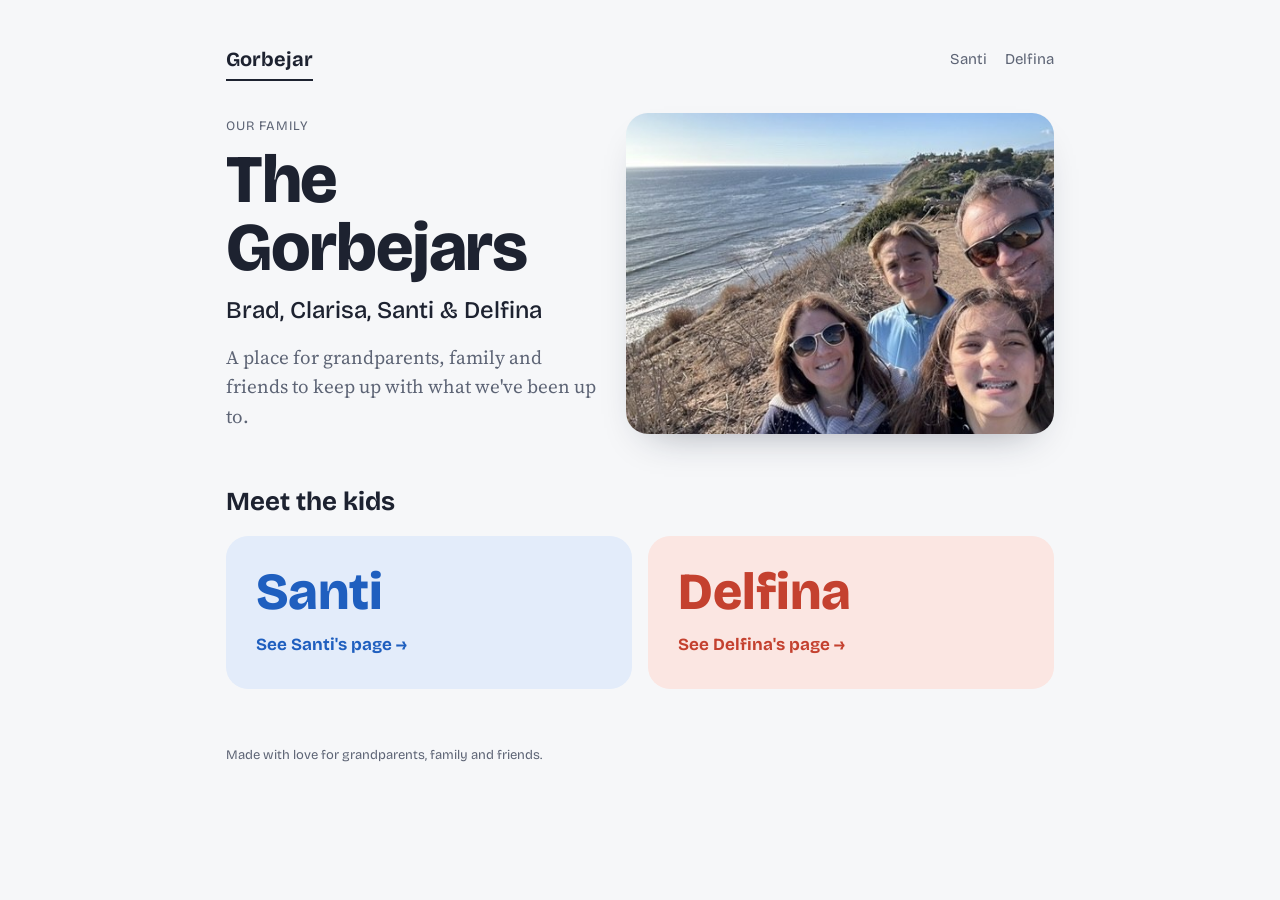
<file: index.html>
<!doctype html>
<html lang="en">
<head>
<meta charset="utf-8">
<meta name="viewport" content="width=device-width,initial-scale=1,viewport-fit=cover">
<link rel="preconnect" href="https://fonts.googleapis.com">
<link rel="stylesheet" href="https://fonts.googleapis.com/css2?family=Bricolage+Grotesque:opsz,wght@12..96,500;12..96,700;12..96,800&family=Source+Serif+4:ital,opsz,wght@0,8..60,400;0,8..60,600;1,8..60,400&display=swap">
<title>Gorbejar</title>
<meta name="description" content="The Gorbejar family: celebrating Santi and Delfina.">
<link rel="stylesheet" href="/style.css">
</head>
<body data-page="home">
<div id="app"></div>
<script src="/accomplishments.js"></script>
<script src="/site.js"></script>
</body>
</html>
</file>
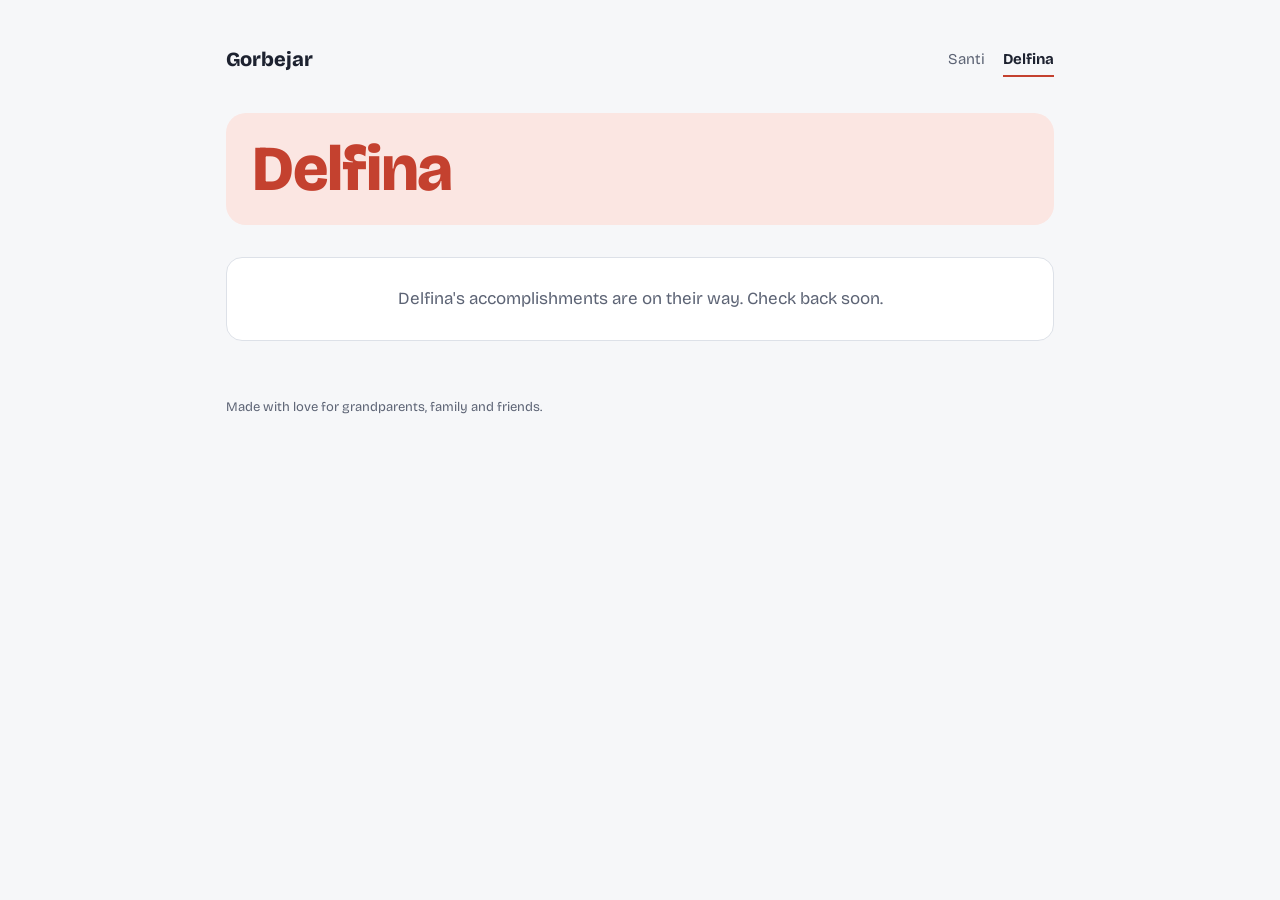
<file: delfina/index.html>
<!doctype html>
<html lang="en">
<head>
<meta charset="utf-8">
<meta name="viewport" content="width=device-width,initial-scale=1,viewport-fit=cover">
<link rel="preconnect" href="https://fonts.googleapis.com">
<link rel="stylesheet" href="https://fonts.googleapis.com/css2?family=Bricolage+Grotesque:opsz,wght@12..96,500;12..96,700;12..96,800&family=Source+Serif+4:ital,opsz,wght@0,8..60,400;0,8..60,600;1,8..60,400&display=swap">
<title>Delfina · Gorbejar</title>
<meta name="description" content="Delfina's accomplishments.">
<link rel="stylesheet" href="/style.css">
</head>
<body data-page="delfina">
<div id="app"></div>
<script src="/accomplishments.js"></script>
<script src="/site.js"></script>
</body>
</html>
</file>
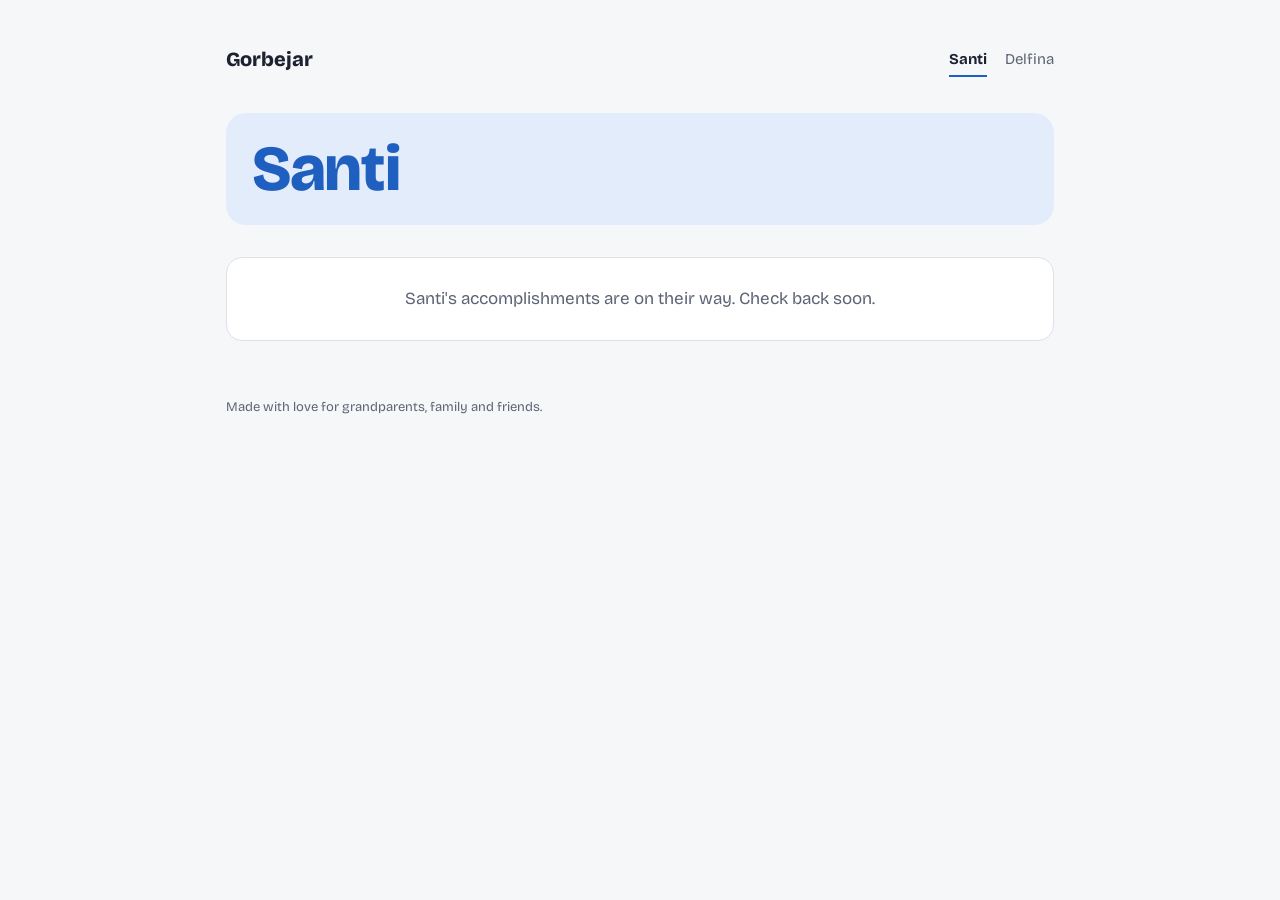
<file: santi/index.html>
<!doctype html>
<html lang="en">
<head>
<meta charset="utf-8">
<meta name="viewport" content="width=device-width,initial-scale=1,viewport-fit=cover">
<link rel="preconnect" href="https://fonts.googleapis.com">
<link rel="stylesheet" href="https://fonts.googleapis.com/css2?family=Bricolage+Grotesque:opsz,wght@12..96,500;12..96,700;12..96,800&family=Source+Serif+4:ital,opsz,wght@0,8..60,400;0,8..60,600;1,8..60,400&display=swap">
<title>Santi · Gorbejar</title>
<meta name="description" content="Santi's accomplishments.">
<link rel="stylesheet" href="/style.css">
</head>
<body data-page="santi">
<div id="app"></div>
<script src="/accomplishments.js"></script>
<script src="/site.js"></script>
</body>
</html>
</file>
<file: style.css>
:root{padding-top:env(safe-area-inset-top,0px);padding-bottom:env(safe-area-inset-bottom,0px)}
body{margin:0}

/* Layout: a family scrapbook. Home page introduces the family with one card per kid; each kid page is a stack of category shelves, entries as dated index cards. */
:root {
  --bg: #f6f7f9;
  --surface: #ffffff;
  --ink: #1d2230;
  --muted: #5d6475;
  --line: #dde1e8;
  --santi: #1f5fbf;
  --santi-soft: #e3ecfa;
  --delfina: #c4412f;
  --delfina-soft: #fbe6e2;
  --danger: #b3261e;
  --display: "Bricolage Grotesque", "Avenir Next", "Segoe UI", system-ui, sans-serif;
  --body: "Source Serif 4", Georgia, "Times New Roman", serif;
  --ui: "Bricolage Grotesque", system-ui, -apple-system, "Segoe UI", sans-serif;
}
@media (prefers-color-scheme: dark) {
  :root:not([data-theme="light"]) {
    --bg: #12151c; --surface: #1b1f29; --ink: #eceef3; --muted: #a2a9b8; --line: #2c3240;
    --santi: #7fb0ff; --santi-soft: #1d2a42; --delfina: #ff8c78; --delfina-soft: #3a211d; --danger: #ff8a80;
    color-scheme: dark;
  }
}
:root[data-theme="dark"] {
  --bg: #12151c; --surface: #1b1f29; --ink: #eceef3; --muted: #a2a9b8; --line: #2c3240;
  --santi: #7fb0ff; --santi-soft: #1d2a42; --delfina: #ff8c78; --delfina-soft: #3a211d; --danger: #ff8a80;
  color-scheme: dark;
}
* { box-sizing: border-box; }
body { background: var(--bg); color: var(--ink); font-family: var(--body); font-size: 17px; line-height: 1.55; }
.wrap { max-width: 860px; margin: 0 auto; padding-left: max(16px, env(safe-area-inset-left, 0px)); padding-right: max(16px, env(safe-area-inset-right, 0px)); padding-block: 40px 72px; }

header.top { display: grid; gap: 6px; margin-bottom: 28px; }
.eyebrow { font-family: var(--ui); font-size: 13px; letter-spacing: .08em; text-transform: uppercase; color: var(--muted); margin: 0; }
h1 { font-family: var(--display); font-weight: 800; font-size: clamp(40px, 8vw, 68px); line-height: 1; letter-spacing: -.02em; margin: 0; text-wrap: balance; }
h1 .s { color: var(--santi); }
h1 .d { color: var(--delfina); }
h1 .amp { color: var(--muted); font-weight: 500; }

.tabs { display: flex; gap: 8px; flex-wrap: wrap; margin-bottom: 28px; }
.tab { font-family: var(--ui); font-weight: 700; font-size: 18px; padding: 10px 22px; border-radius: 999px; border: 2px solid var(--line); background: var(--surface); color: var(--ink); cursor: pointer; }
.tab:focus-visible, button:focus-visible, input:focus-visible, textarea:focus-visible { outline: 3px solid var(--accent, var(--santi)); outline-offset: 2px; }
.tab[aria-selected="true"] { background: var(--accent); border-color: var(--accent); color: var(--surface); }
.tab[data-kid="santi"] { --accent: var(--santi); }
.tab[data-kid="delfina"] { --accent: var(--delfina); }

.kid { --accent: var(--santi); --soft: var(--santi-soft); }
.kid[data-kid="delfina"] { --accent: var(--delfina); --soft: var(--delfina-soft); }
.intro { background: var(--soft); border-radius: 20px; padding: 24px 26px; display: grid; gap: 6px; margin-bottom: 32px; }
.intro h2 { font-family: var(--display); font-weight: 800; font-size: 34px; line-height: 1.1; margin: 0; color: var(--accent); }
.intro p { margin: 0; max-width: 62ch; }
.intro .about { color: var(--ink); }
.intro .about.empty { color: var(--muted); font-style: italic; }
.tally { font-family: var(--ui); font-size: 14px; color: var(--muted); font-variant-numeric: tabular-nums; }

.shelves { display: grid; gap: 34px; }
.shelf-title { font-family: var(--display); font-weight: 700; font-size: 22px; margin: 0 0 4px; display: flex; align-items: baseline; gap: 10px; }
.shelf-title .count { font-family: var(--ui); font-size: 14px; font-weight: 500; color: var(--muted); font-variant-numeric: tabular-nums; }
.shelf .hint { font-family: var(--ui); font-size: 14px; color: var(--muted); margin: 0 0 12px; }
.cards { display: grid; gap: 12px; grid-template-columns: repeat(auto-fill, minmax(min(100%, 250px), 1fr)); }
.card { background: var(--surface); border: 1px solid var(--line); border-radius: 14px; padding: 16px 18px; display: grid; gap: 6px; align-content: start; min-width: 0; }
.card .when { font-family: var(--ui); font-size: 13px; letter-spacing: .06em; text-transform: uppercase; color: var(--accent); font-weight: 700; font-variant-numeric: tabular-nums; }
.card h3 { font-family: var(--display); font-weight: 700; font-size: 19px; line-height: 1.25; margin: 0; overflow-wrap: anywhere; }
.card p { margin: 0; color: var(--muted); font-size: 16px; overflow-wrap: anywhere; white-space: pre-line; }
.card .row { display: flex; gap: 8px; justify-content: flex-end; margin-top: 4px; }
.empty-shelf { font-family: var(--ui); font-size: 15px; color: var(--muted); border: 1.5px dashed var(--line); border-radius: 14px; padding: 14px 18px; margin: 0; }

.coming { background: var(--surface); border: 1px solid var(--line); border-radius: 16px; padding: 28px; text-align: center; color: var(--muted); font-family: var(--ui); }

button.small { font-family: var(--ui); font-size: 14px; font-weight: 500; padding: 6px 12px; border-radius: 8px; border: 1px solid var(--line); background: var(--surface); color: var(--ink); cursor: pointer; }
button.small.primary { background: var(--accent); border-color: var(--accent); color: var(--surface); font-weight: 700; }
button.small.danger { color: var(--danger); border-color: var(--danger); }
button:disabled { opacity: .55; cursor: default; }

form.add { background: var(--surface); border: 1.5px solid var(--accent); border-radius: 14px; padding: 16px 18px; display: grid; gap: 10px; margin-top: 12px; }
form.add .grid { display: grid; gap: 10px; grid-template-columns: 1fr 180px; }
@media (max-width: 520px) { form.add .grid { grid-template-columns: 1fr; } }
label { font-family: var(--ui); font-size: 13px; color: var(--muted); display: grid; gap: 4px; min-width: 0; }
input, textarea { font: inherit; font-size: 16px; color: var(--ink); background: var(--bg); border: 1px solid var(--line); border-radius: 8px; padding: 8px 10px; width: 100%; min-width: 0; }
textarea { resize: vertical; min-height: 70px; }
form.add .row { display: flex; gap: 8px; justify-content: flex-end; flex-wrap: wrap; }

.editbar { position: fixed; left: 0; right: 0; bottom: 0; padding-block: 10px calc(10px + env(safe-area-inset-bottom, 0px)); padding-left: max(16px, env(safe-area-inset-left, 0px)); padding-right: max(16px, env(safe-area-inset-right, 0px)); background: var(--ink); color: var(--bg); font-family: var(--ui); font-size: 14px; text-align: center; z-index: 5; }
footer { margin-top: 56px; font-family: var(--ui); font-size: 13px; color: var(--muted); }

/* Site navigation */
.sitenav { display: flex; gap: 8px 18px; flex-wrap: wrap; align-items: center; margin-bottom: 32px; font-family: var(--ui); font-size: 15px; }
.sitenav a { color: var(--muted); text-decoration: none; padding: 4px 0; border-bottom: 2px solid transparent; }
.sitenav a:hover { color: var(--ink); }
.sitenav a[aria-current="page"] { color: var(--ink); border-bottom-color: var(--accent, var(--ink)); font-weight: 700; }
.sitenav .home { font-family: var(--display); font-weight: 800; font-size: 20px; color: var(--ink); margin-right: auto; }
a:focus-visible { outline: 3px solid var(--accent, var(--santi)); outline-offset: 2px; border-radius: 4px; }

/* Home page */
.kids { display: grid; gap: 16px; grid-template-columns: repeat(auto-fit, minmax(min(100%, 300px), 1fr)); margin-top: 8px; }
.kidcard { --accent: var(--santi); --soft: var(--santi-soft); display: grid; gap: 8px; align-content: start; background: var(--soft); border-radius: 22px; padding: 28px; color: var(--ink); text-decoration: none; border: 2px solid transparent; transition: border-color .15s, transform .15s; }
.kidcard.delfina { --accent: var(--delfina); --soft: var(--delfina-soft); }
.kidcard:hover { border-color: var(--accent); transform: translateY(-2px); }
.kidcard .name { font-family: var(--display); font-weight: 800; font-size: clamp(36px, 7vw, 52px); line-height: 1; color: var(--accent); }
.kidcard .about { margin: 0; }
.kidcard .meta { font-family: var(--ui); font-size: 14px; color: var(--muted); font-variant-numeric: tabular-nums; }
.kidcard .go { font-family: var(--ui); font-weight: 700; color: var(--accent); margin-top: 6px; }
.lede { font-size: 19px; max-width: 58ch; margin: 4px 0 0; color: var(--muted); }
@media (prefers-reduced-motion: reduce) { .kidcard { transition: none; } .kidcard:hover { transform: none; } }

/* Family header on the home page */
.family { display: grid; gap: 28px; grid-template-columns: minmax(0, 1fr) minmax(0, 1.15fr); align-items: center; margin-bottom: 48px; }
.family-text { display: grid; gap: 10px; min-width: 0; }
.family-names { font-family: var(--display); font-weight: 500; font-size: clamp(20px, 3vw, 24px); margin: 0; }
.family-photo { margin: 0; }
.family-photo img { display: block; width: 100%; height: auto; max-width: 100%; aspect-ratio: 4 / 3; object-fit: cover; border-radius: 22px; box-shadow: 0 18px 40px -24px rgba(20, 30, 50, .45); }
.section-title { font-family: var(--display); font-weight: 700; font-size: 26px; margin: 0 0 14px; }
@media (max-width: 720px) {
  .family { grid-template-columns: 1fr; gap: 20px; margin-bottom: 36px; }
  .family-photo { order: -1; }
}
</file>
